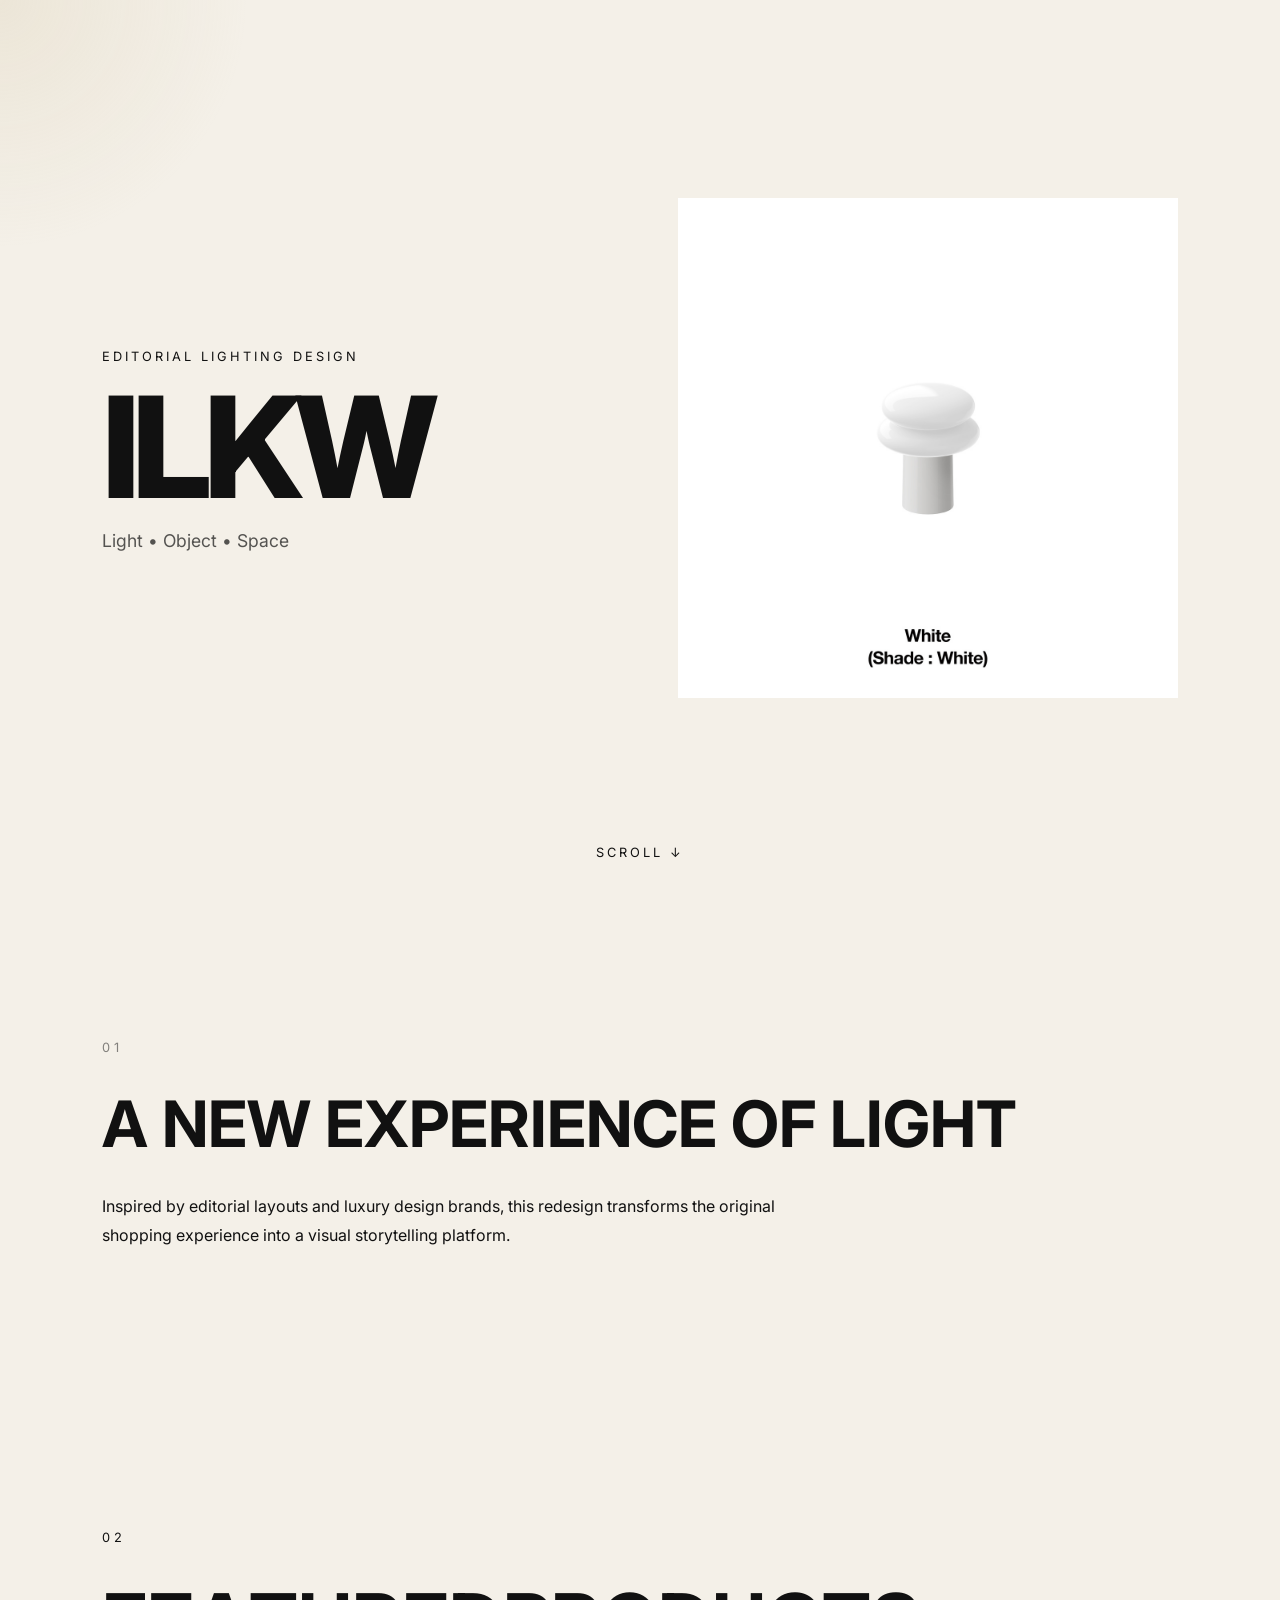
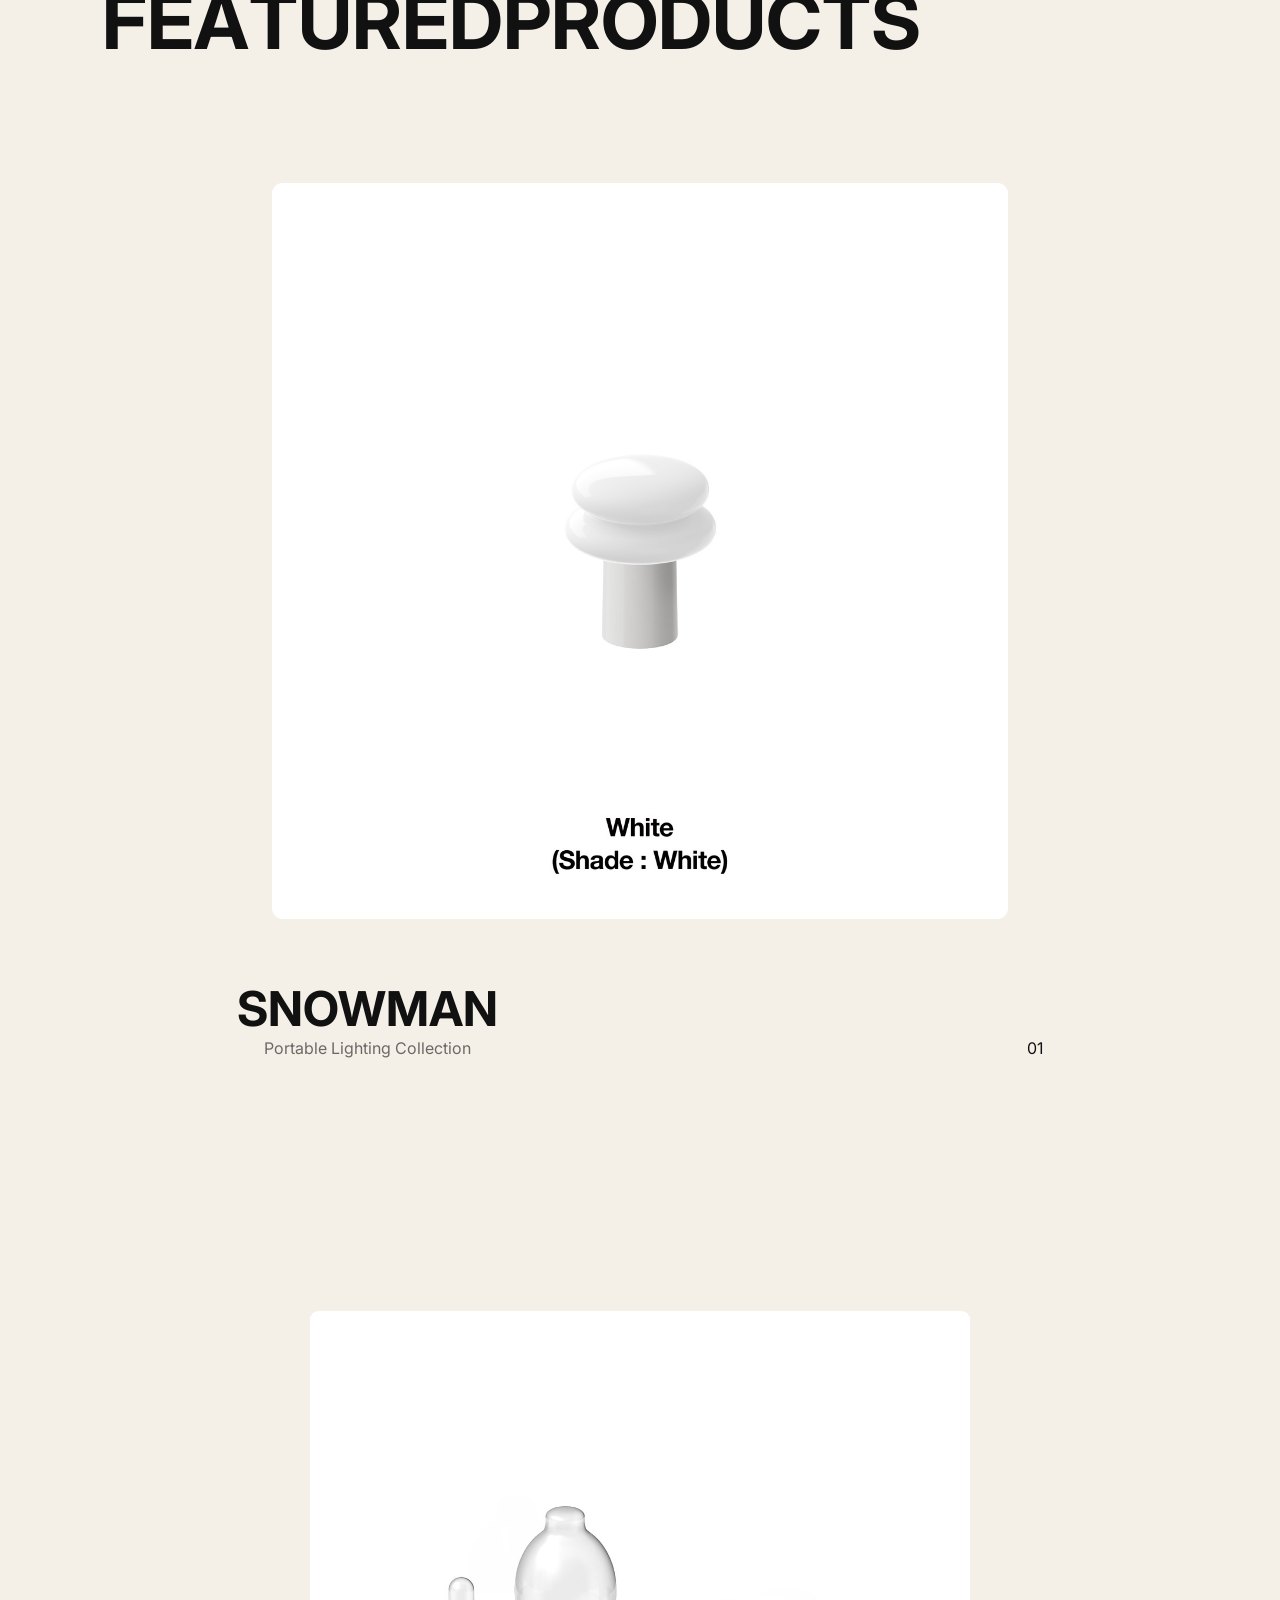
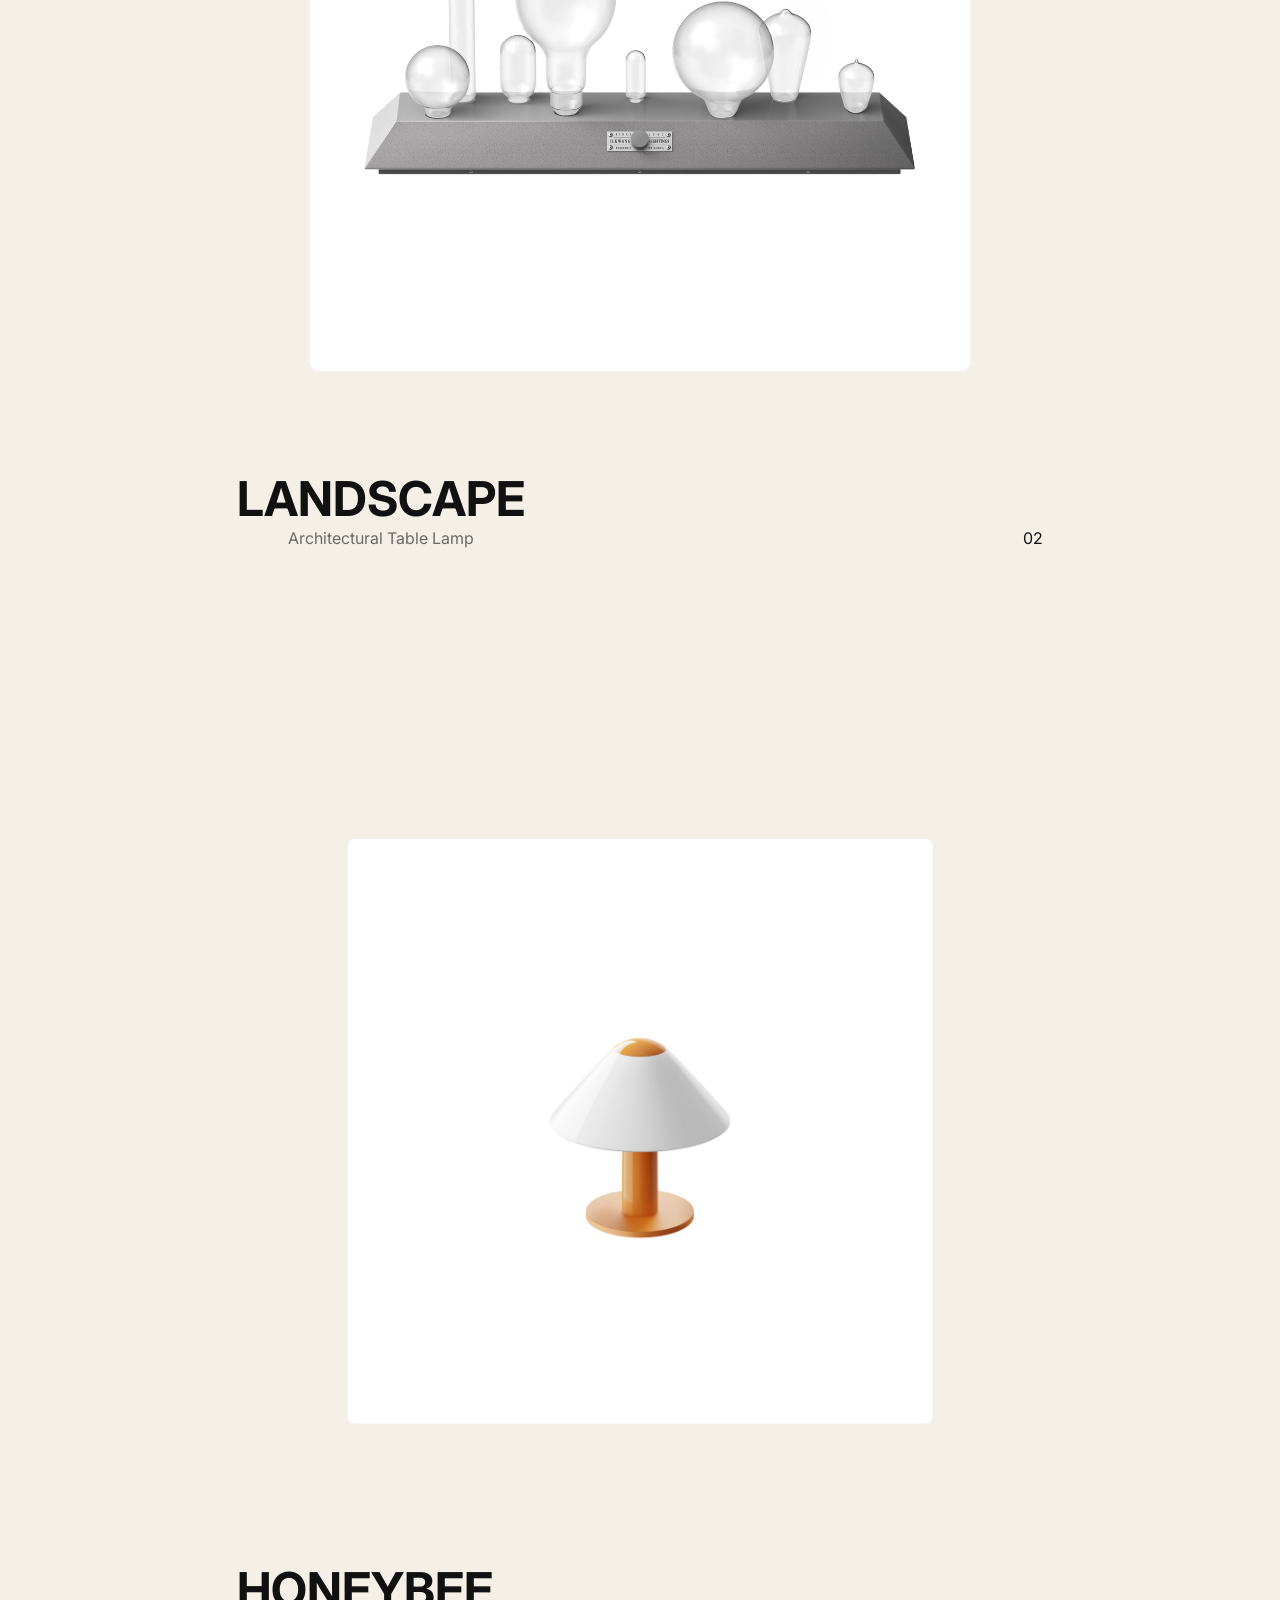
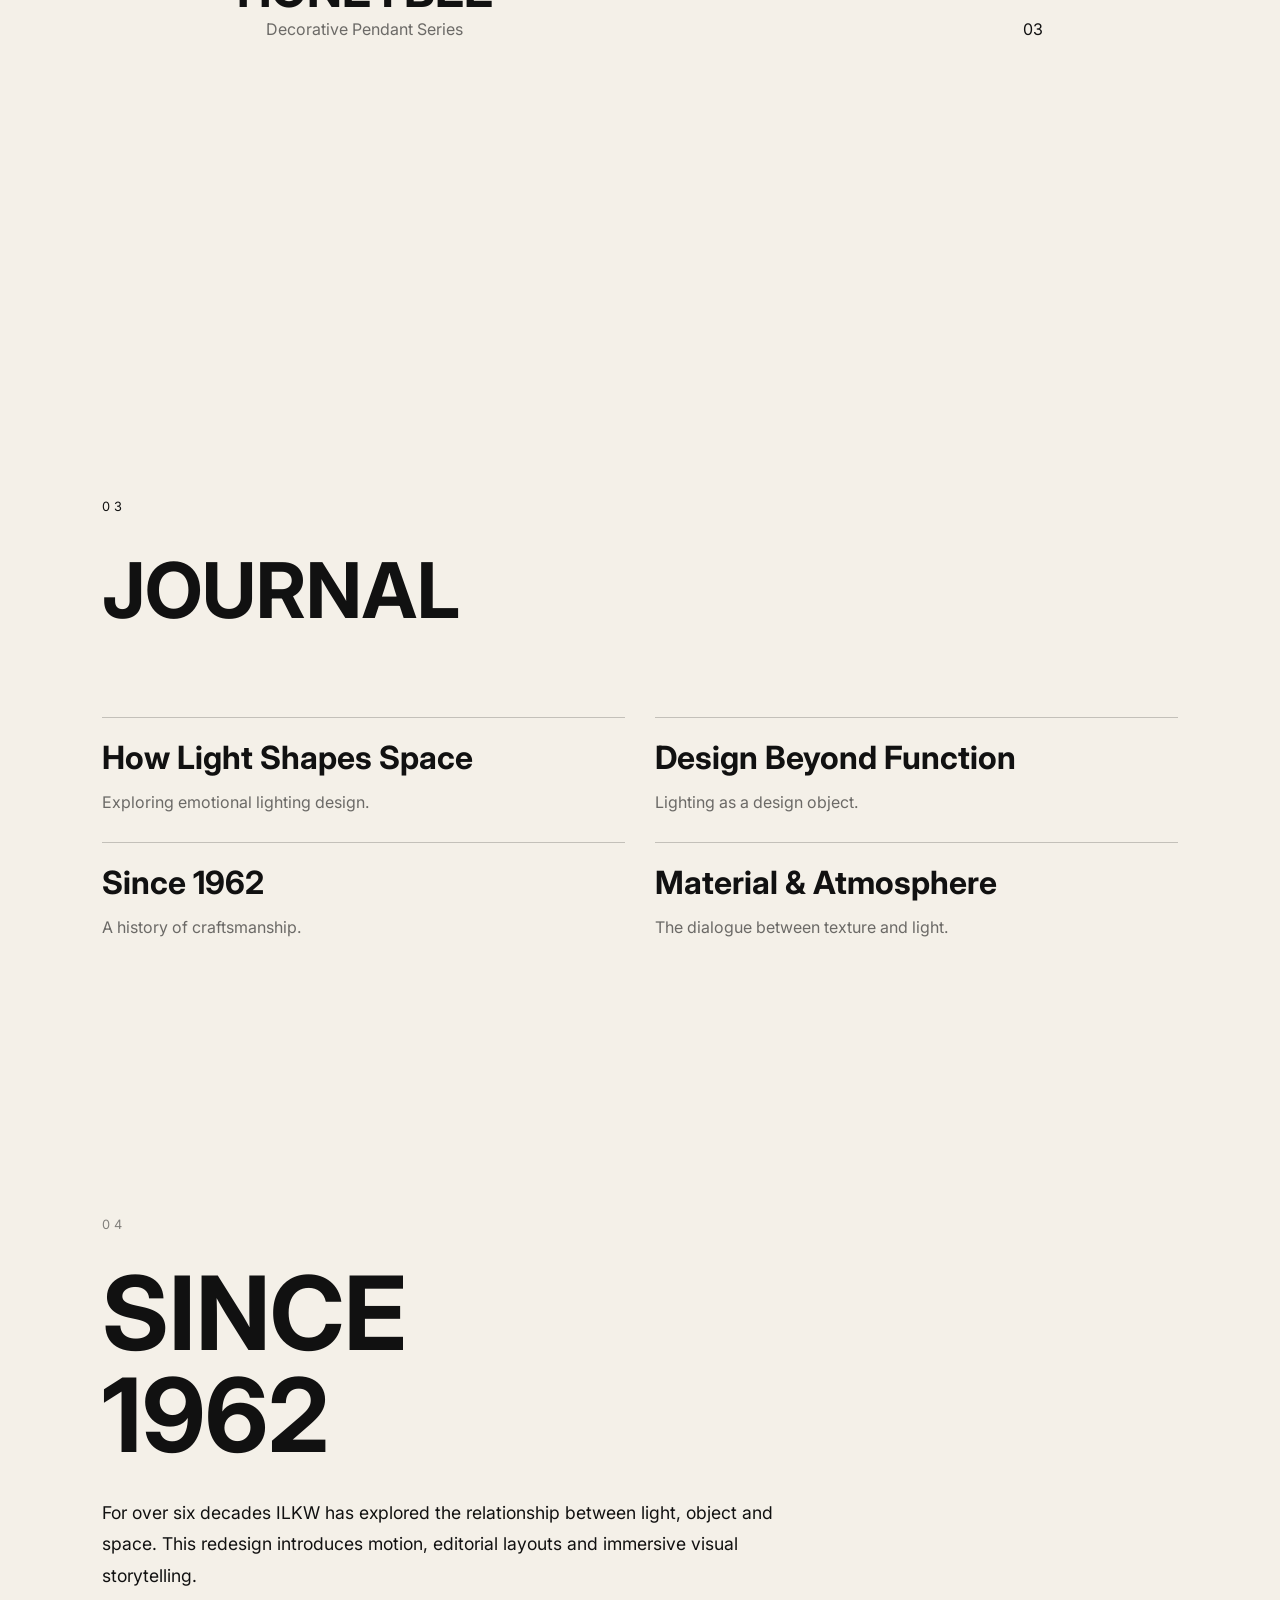
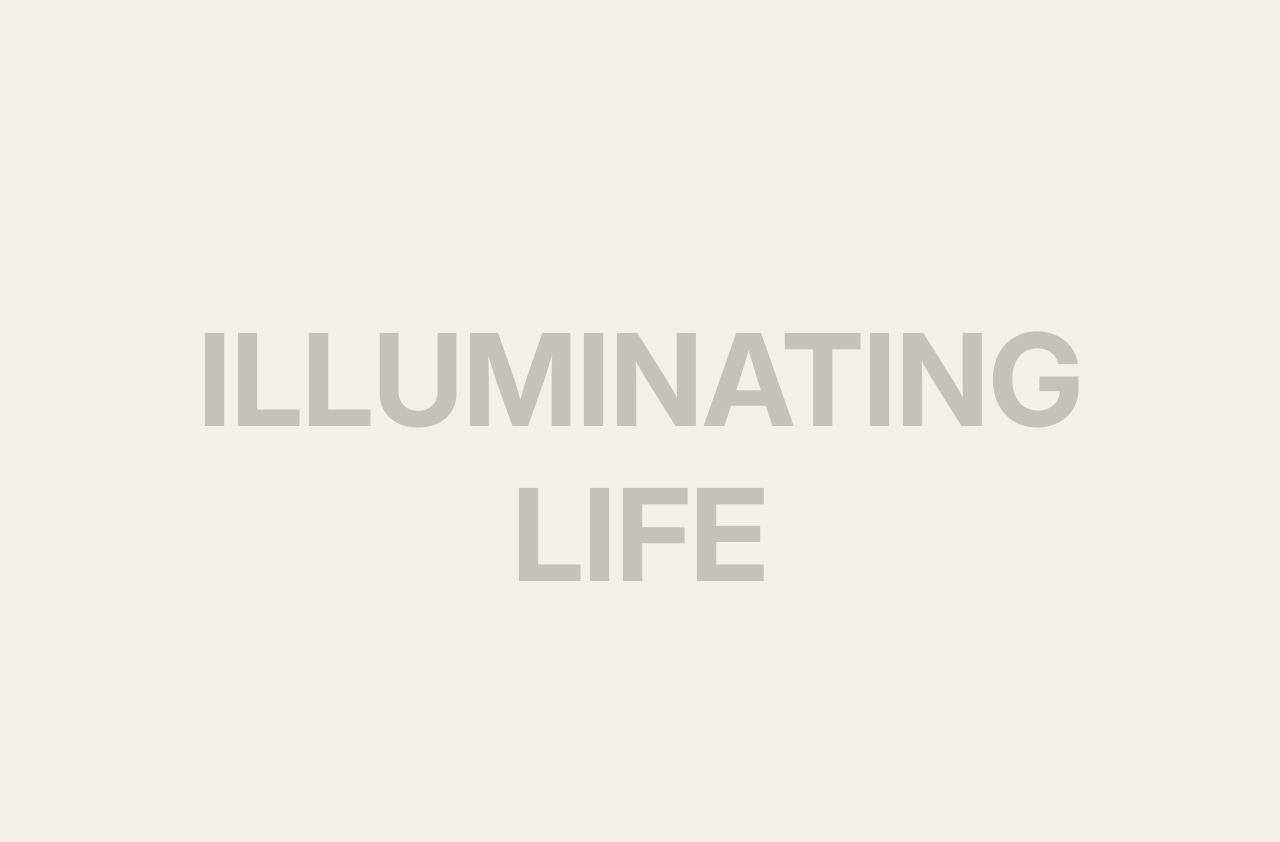
<file: index.html>
<!DOCTYPE html>
<html lang="ko">
<head>
<meta charset="UTF-8">
<meta name="viewport" content="width=device-width, initial-scale=1.0">

<title>ILKW Reimagined</title>

<link rel="preconnect" href="https://fonts.googleapis.com">
<link href="https://fonts.googleapis.com/css2?family=Inter:wght@300;400;500;700;800&display=swap" rel="stylesheet">

<link rel="stylesheet" href="style.css">
</head>

<body>

<div class="light"></div>

<header class="hero">

<div class="hero-left">

<div class="hero-label">
EDITORIAL LIGHTING DESIGN
</div>

<h1 class="hero-title">
ILKW
</h1>

<p class="hero-desc">
Light • Object • Space
</p>

</div>

<div class="hero-right">
<a href="snowman.html">
    

<img src="무제 폴더/SNOWMAN8_PT_04_White_W.jpg">


</a>
</div>

<div class="scroll-indicator">
SCROLL ↓
</div>

</header>

<section class="intro reveal">

<div class="section-number">01</div>

<h2>
A NEW EXPERIENCE OF LIGHT
</h2>

<p>
Inspired by editorial layouts and luxury design brands,
this redesign transforms the original shopping experience
into a visual storytelling platform.
</p>

</section>

<section class="products">

<div class="section-number reveal">02</div>

<h2 class="section-title split">
FEATURED PRODUCTS
</h2>

<article class="product reveal">

<a href="snowman.html">

<img src="무제 폴더/SNOWMAN8_PT_04_White_W.jpg">

</a>

<div class="product-info">

<div>

<h3>SNOWMAN</h3>

<p>
Portable Lighting Collection
</p>

</div>

<div>
01
</div>

</div>

</article>

<article class="product reveal">

<a href="landscape.html">

<a href="landscape.html">

<img src="무제 폴더/LANDSCAPE68_Table-Stand_01_Industrial-Gray.jpg">

</a>

</a>

<div class="product-info">

<div>

<h3>LANDSCAPE</h3>

<p>
Architectural Table Lamp
</p>

</div>

<div>
02
</div>

</div>

</article>

<article class="product reveal">

<a href="honeybee.html">

<a href="honeybee.html">

<img src="무제 폴더/HONEYBEE18_PSTangerineWhite.jpg">

</a>

</a>

<div class="product-info">

<div>

<h3>HONEYBEE</h3>

<p>
Decorative Pendant Series
</p>

</div>

<div>
03
</div>

</div>

</article>

</section>

<section class="journal">

<div class="section-number reveal">
03
</div>

<h2 class="section-title reveal">
JOURNAL
</h2>

<div class="journal-grid">

<div class="journal-item reveal">
<h3>How Light Shapes Space</h3>
<p>Exploring emotional lighting design.</p>
</div>

<div class="journal-item reveal">
<h3>Design Beyond Function</h3>
<p>Lighting as a design object.</p>
</div>

<div class="journal-item reveal">
<h3>Since 1962</h3>
<p>A history of craftsmanship.</p>
</div>

<div class="journal-item reveal">
<h3>Material & Atmosphere</h3>
<p>The dialogue between texture and light.</p>
</div>

</div>

</section>

<section class="about reveal">

<div class="section-number">
04
</div>

<h2>
SINCE<br>1962
</h2>

<p>
For over six decades ILKW has explored the relationship
between light, object and space.
This redesign introduces motion, editorial layouts and
immersive visual storytelling.
</p>

</section>

<footer>

<h1>
ILLUMINATING LIFE
</h1>

</footer>

<script src="script.js"></script>

</body>
</html>
</file>
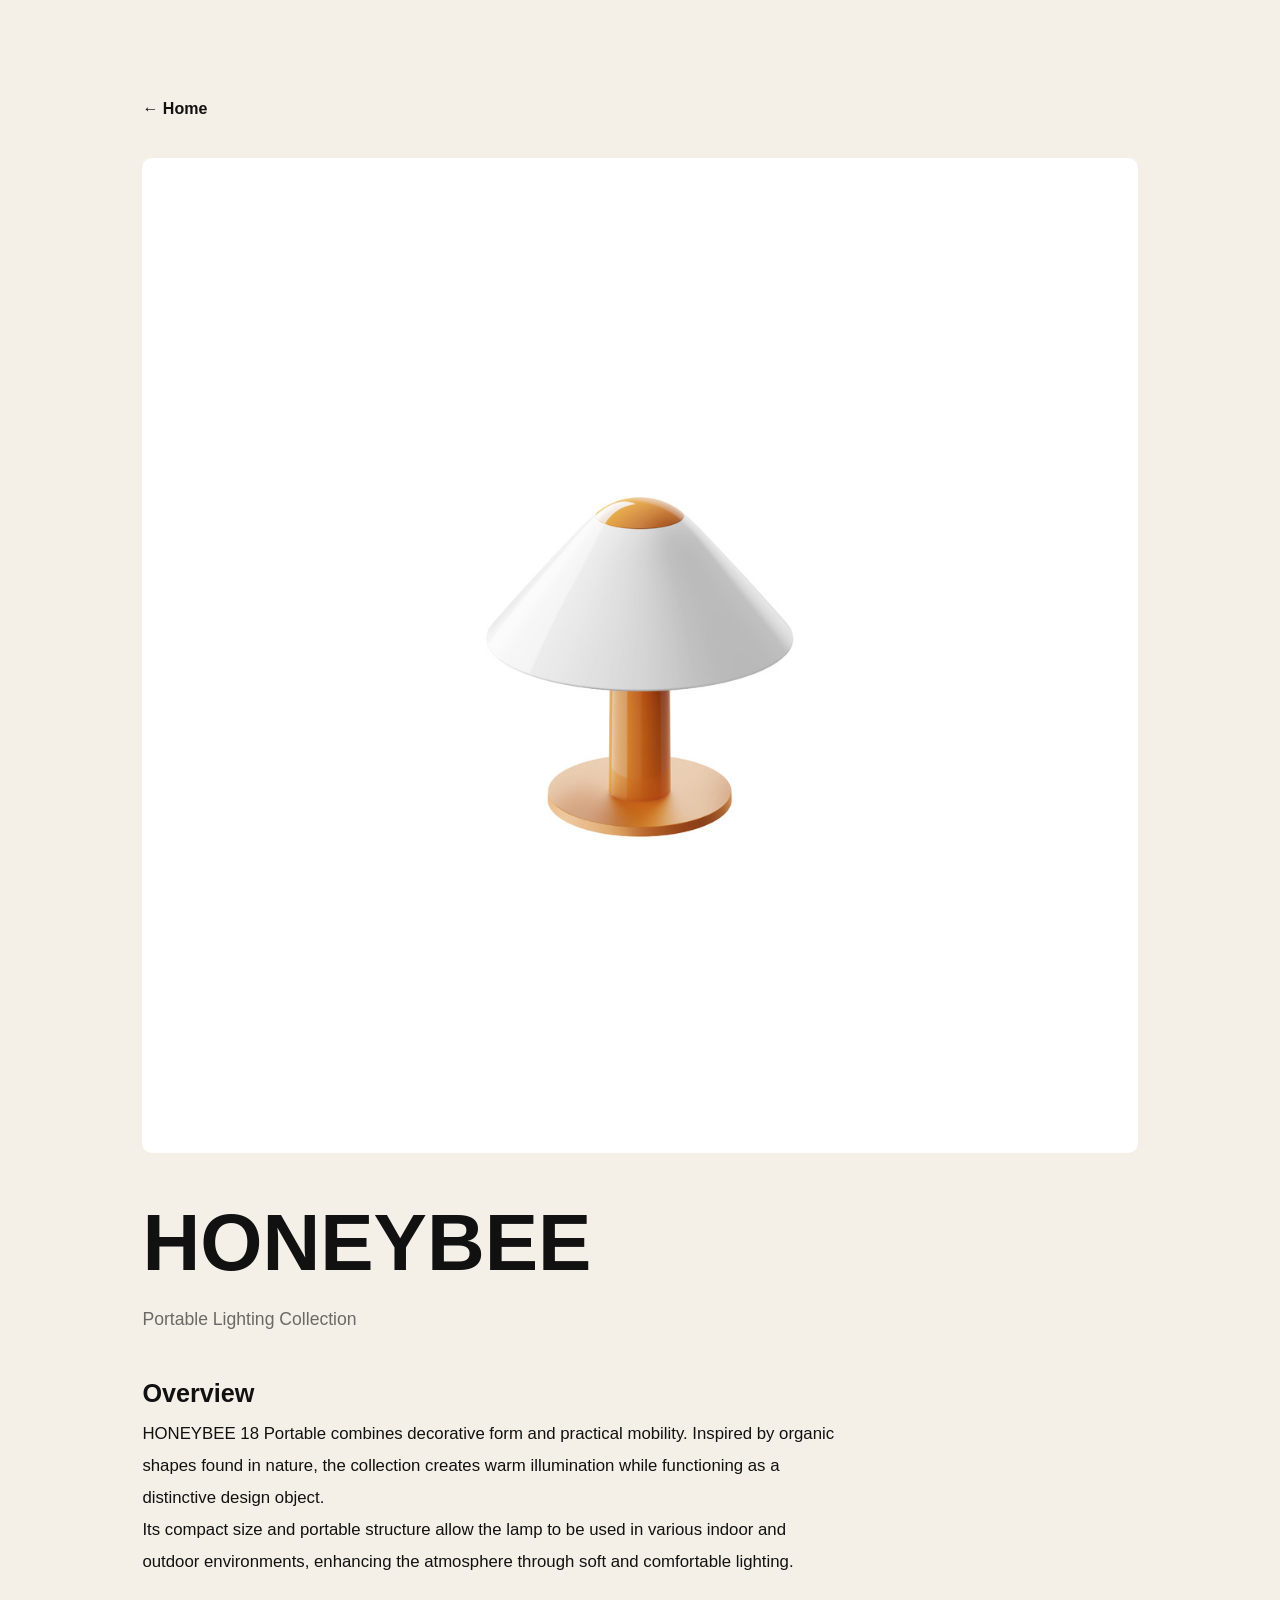
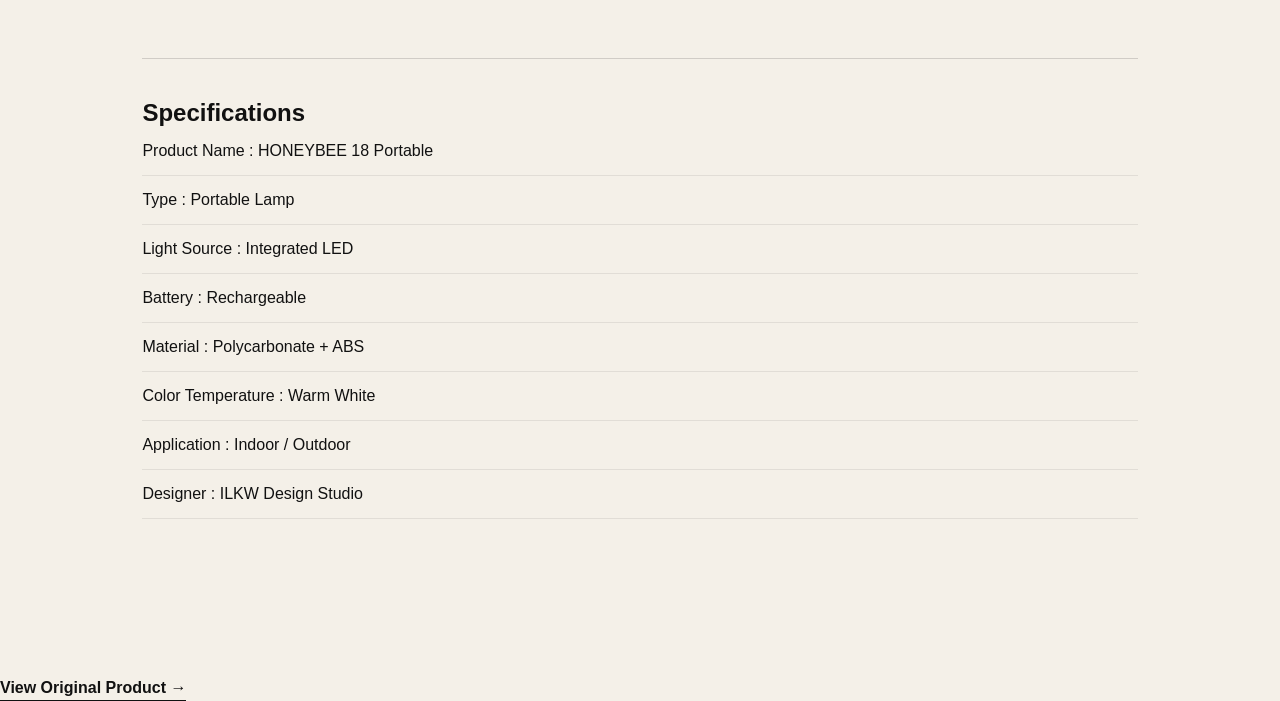
<file: honeybee.html>
<!DOCTYPE html>
<html>

<head>

<meta charset="UTF-8">

<title>HONEYBEE</title>

<link rel="stylesheet" href="style.css">

</head>

<body>

<div class="detail-page">

<a href="index.html">
← Home
</a>

<img src="무제 폴더/HONEYBEE18_PSTangerineWhite.jpg">

<h1>HONEYBEE</h1>

<p class="sub">
Portable Lighting Collection
</p>

<div class="description">

<h2>Overview</h2>

<p>
HONEYBEE 18 Portable combines decorative form and practical
mobility. Inspired by organic shapes found in nature, the
collection creates warm illumination while functioning as a
distinctive design object.
</p>

<p>
Its compact size and portable structure allow the lamp to be
used in various indoor and outdoor environments, enhancing
the atmosphere through soft and comfortable lighting.
</p>

</div>

<div class="specs">

<h2>Specifications</h2>

<ul>

<li>Product Name : HONEYBEE 18 Portable</li>

<li>Type : Portable Lamp</li>

<li>Light Source : Integrated LED</li>

<li>Battery : Rechargeable</li>

<li>Material : Polycarbonate + ABS</li>

<li>Color Temperature : Warm White</li>

<li>Application : Indoor / Outdoor</li>

<li>Designer : ILKW Design Studio</li>

</ul>

</div>

</div>

</body>

</html>
<div class="official-link">

<a href="https://ilkwdesign.com/HONEYBEE18-Portable" target="_blank">

View Original Product →

</a>

</div>
</file>
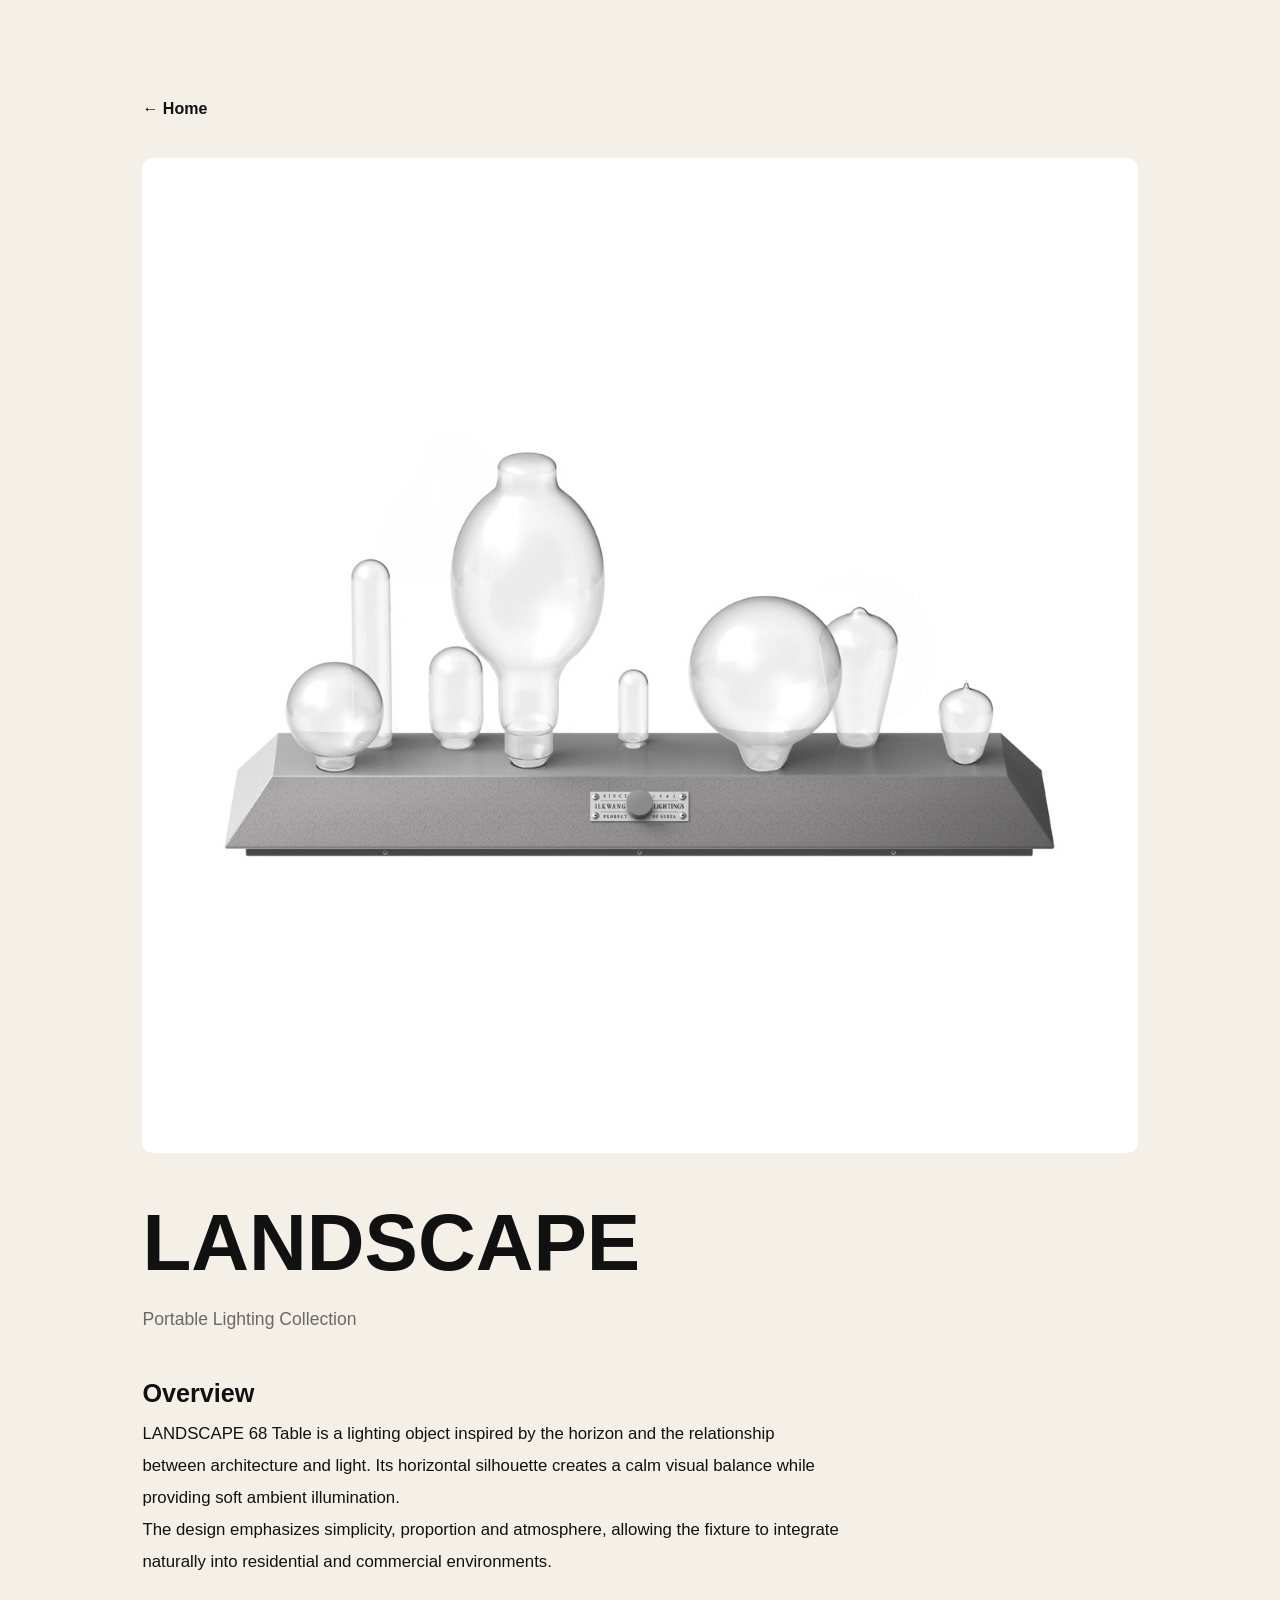
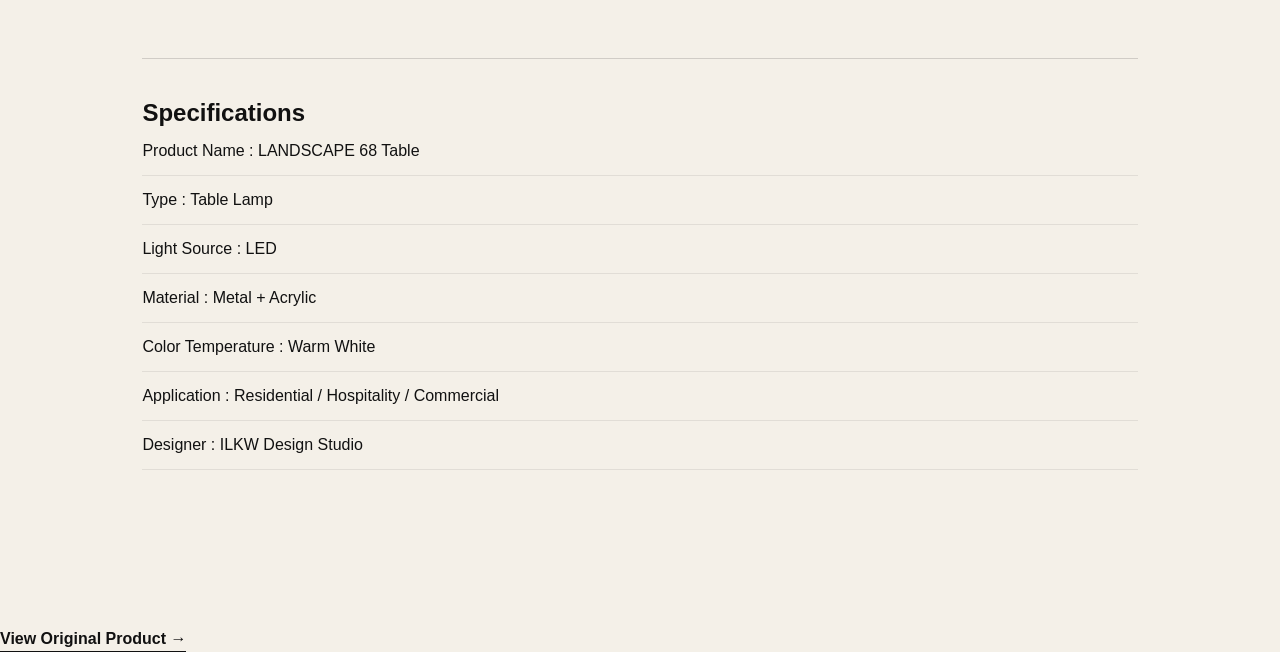
<file: landscape.html>
<!DOCTYPE html>
<html>

<head>

<meta charset="UTF-8">

<title>LANDSCAPE</title>

<link rel="stylesheet" href="style.css">

</head>

<body>

<div class="detail-page">

<a href="index.html">
← Home
</a>

<img src="무제 폴더/LANDSCAPE68_Table-Stand_01_Industrial-Gray.jpg">

<h1>LANDSCAPE</h1>

<p class="sub">
Portable Lighting Collection
</p>

<div class="description">

<h2>Overview</h2>

<p>
LANDSCAPE 68 Table is a lighting object inspired by the
horizon and the relationship between architecture and light.
Its horizontal silhouette creates a calm visual balance while
providing soft ambient illumination.
</p>

<p>
The design emphasizes simplicity, proportion and atmosphere,
allowing the fixture to integrate naturally into residential
and commercial environments.
</p>

</div>

<div class="specs">

<h2>Specifications</h2>

<ul>

<li>Product Name : LANDSCAPE 68 Table</li>

<li>Type : Table Lamp</li>

<li>Light Source : LED</li>

<li>Material : Metal + Acrylic</li>

<li>Color Temperature : Warm White</li>

<li>Application : Residential / Hospitality / Commercial</li>

<li>Designer : ILKW Design Studio</li>

</ul>

</div>

</div>

</body>

</html>
<div class="official-link">

<a href="https://ilkwdesign.com/LANDSCAPE68-Table" target="_blank">

View Original Product →

</a>

</div>
</file>
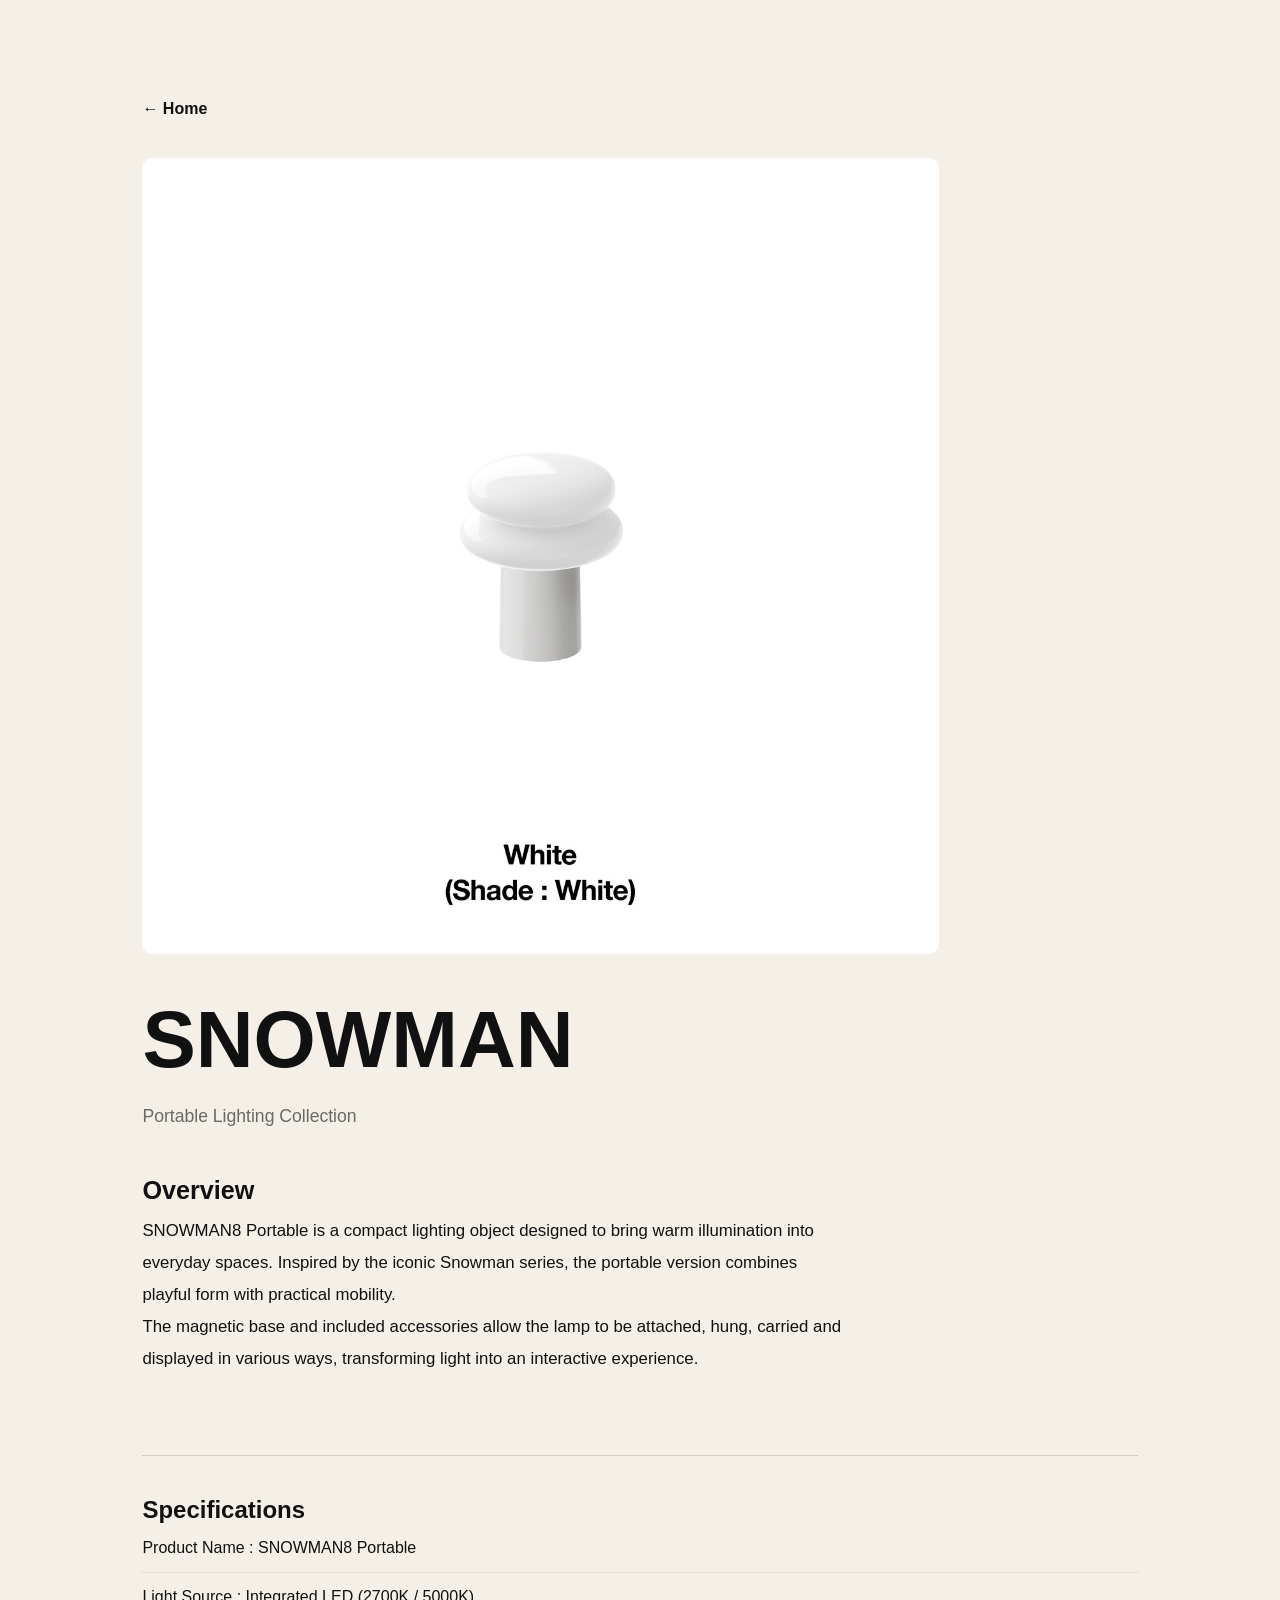
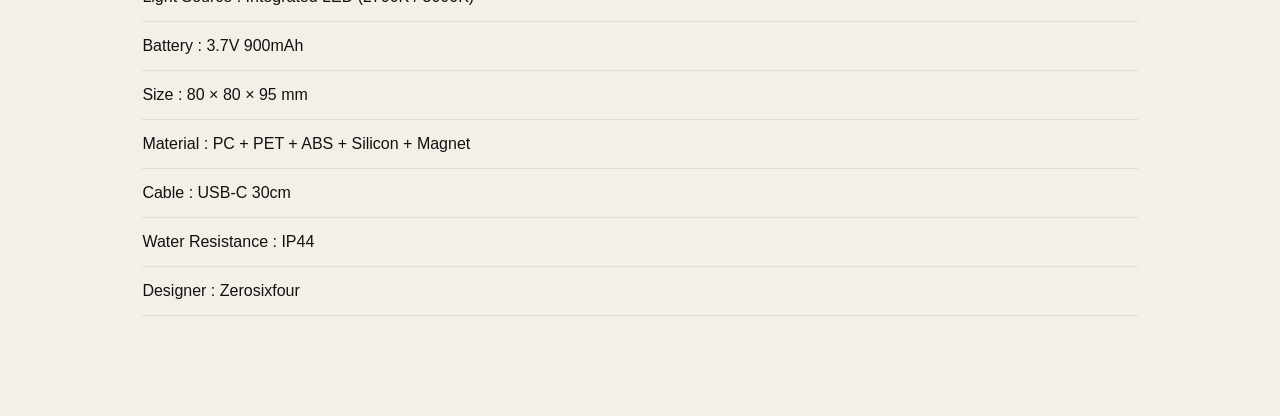
<file: snowman.html>
<!DOCTYPE html>
<html>

<head>

<meta charset="UTF-8">

<title>SNOWMAN</title>

<link rel="stylesheet" href="style.css">

</head>

<body>

<div class="detail-page">

<a href="index.html">
← Home
</a>

<img src="무제 폴더/SNOWMAN8_PT_04_White_W.jpg" class="detail-image">

<h1>SNOWMAN</h1>

<p class="sub">
Portable Lighting Collection
</p>

<div class="description">

<h2>Overview</h2>

<p>
SNOWMAN8 Portable is a compact lighting object designed to
bring warm illumination into everyday spaces.
Inspired by the iconic Snowman series, the portable version
combines playful form with practical mobility.
</p>

<p>
The magnetic base and included accessories allow the lamp
to be attached, hung, carried and displayed in various ways,
transforming light into an interactive experience.
</p>

</div>

<div class="specs">

<h2>Specifications</h2>

<ul>

<li>Product Name : SNOWMAN8 Portable</li>

<li>Light Source : Integrated LED (2700K / 5000K)</li>

<li>Battery : 3.7V 900mAh</li>

<li>Size : 80 × 80 × 95 mm</li>

<li>Material : PC + PET + ABS + Silicon + Magnet</li>

<li>Cable : USB-C 30cm</li>

<li>Water Resistance : IP44</li>

<li>Designer : Zerosixfour</li>

</ul>

</div>

</div>

</body>

</html>
</file>
<file: style.css>
*{
margin:0;
padding:0;
box-sizing:border-box;
}

html{
scroll-behavior:smooth;
}

body{
font-family:'Inter',sans-serif;
background:#f4f0e8;
color:#111;
overflow-x:hidden;
}

.light{
position:fixed;
width:500px;
height:500px;
background:
radial-gradient(circle,
rgba(214,200,168,.25),
transparent 70%);
pointer-events:none;
transform:translate(-50%,-50%);
z-index:0;
}

.hero{
min-height:100vh;
display:flex;
align-items:center;
justify-content:space-between;
padding:0 8%;
position:relative;
z-index:1;
}

.hero-left{
max-width:600px;
}

.hero-label{
font-size:.8rem;
letter-spacing:3px;
margin-bottom:20px;
}

.hero-title{
font-size:11vw;
line-height:.9;
font-weight:800;
letter-spacing:-8px;
}

.hero-desc{
margin-top:20px;
font-size:1.1rem;
opacity:.7;
}

.hero-right img{
width:500px;
max-width:100%;
}

section{
padding:140px 8%;
position:relative;
z-index:1;
}

.section-number{
font-size:.8rem;
letter-spacing:4px;
margin-bottom:30px;
opacity:.5;
}

.section-title{
font-size:6vw;
margin-bottom:80px;
}

.intro h2{
font-size:5vw;
margin-bottom:30px;
}

.intro p{
max-width:700px;
line-height:1.8;
}

.product{
margin-bottom:180px;
}

.product img{

width:75%;

display:block;

margin:auto;

border-radius:12px;

transition:1s;

}

.product:hover img{
transform:scale(1.03);
}

.product-info{
margin-top:25px;
display:flex;
justify-content:space-between;
align-items:end;
}

.product-info h3{
font-size:3rem;
}

.product-info p{
opacity:.6;
}

.journal-grid{
display:grid;
grid-template-columns:1fr 1fr;
gap:30px;
}

.journal-item{
border-top:1px solid rgba(0,0,0,.2);
padding-top:20px;
}

.journal-item h3{
font-size:2rem;
margin-bottom:15px;
}

.journal-item p{
opacity:.6;
}

.about h2{
font-size:8vw;
line-height:1;
margin-bottom:30px;
}

.about p{
max-width:700px;
line-height:1.8;
font-size:1.1rem;
}

footer{
padding:200px 8%;
text-align:center;
}

footer h1{
font-size:10vw;
opacity:.15;
}

.reveal{
opacity:0;
transform:translateY(80px);
transition:1s;
}

.reveal.active{
opacity:1;
transform:translateY(0);
}

@media(max-width:900px){

.hero{
flex-direction:column;
justify-content:center;
gap:50px;
text-align:center;
}

.journal-grid{
grid-template-columns:1fr;
}

.product-info{
flex-direction:column;
align-items:flex-start;
gap:10px;
}

}
.detail-page{

max-width:1200px;

margin:auto;

padding:120px 8%;

}

.detail-page a{

text-decoration:none;

color:#111;

font-size:1rem;

}

.detail-page img{

width:100%;

margin:60px 0;

border-radius:10px;

}

.detail-page h1{

font-size:6vw;

margin-bottom:20px;

}

.sub{

font-size:1.2rem;

opacity:.6;

margin-bottom:50px;

}

.description{

max-width:700px;

line-height:1.8;

margin-bottom:80px;

}

.specs{

border-top:1px solid rgba(0,0,0,.2);

padding-top:40px;

}

.specs ul{

list-style:none;

}

.specs li{

padding:12px 0;

border-bottom:1px solid rgba(0,0,0,.08);

}
.detail-page{

max-width:1200px;

margin:auto;

padding:120px 8%;

}

.detail-page a{

text-decoration:none;

color:#111;

font-weight:600;

}

.detail-page img{

width:100%;

border-radius:12px;

margin:50px 0;

}

.detail-page h1{

font-size:6vw;

margin-bottom:15px;

}

.sub{

font-size:1.1rem;

opacity:.6;

margin-bottom:40px;

}

.description{

max-width:800px;

line-height:1.9;

margin-bottom:80px;

}

.specs{

margin-top:80px;

border-top:1px solid rgba(0,0,0,.15);

padding-top:40px;

}

.specs ul{

list-style:none;

padding:0;

}

.specs li{

padding:15px 0;

border-bottom:1px solid rgba(0,0,0,.08);

}

.related{

margin-top:120px;

}

.related-grid{

display:grid;

grid-template-columns:1fr 1fr;

gap:30px;

margin-top:30px;

}

.related-card img{

width:100%;

border-radius:10px;

}

.related-card h3{

margin-top:15px;

}
.detail-page{

max-width:1200px;

margin:auto;

padding:100px 8%;

}

.detail-page img{

width:100%;

margin:40px 0;

border-radius:10px;

}

.detail-page h1{

font-size:5rem;

margin-bottom:20px;

}

.sub{

opacity:.6;

margin-bottom:40px;

}

.description{

line-height:1.8;

max-width:700px;

}
.split span{

display:inline-block;

transition:.4s;

}

.split:hover span{

transform:translateY(-10px);

}
footer h1{

font-size:10vw;
opacity:.05;
transition:1s;

}
.scroll-indicator{

position:absolute;
bottom:40px;
left:50%;

transform:translateX(-50%);

animation:bounce 2s infinite;

font-size:.8rem;

letter-spacing:3px;

}

@keyframes bounce{

0%,100%{
transform:translateX(-50%) translateY(0);
}

50%{
transform:translateX(-50%) translateY(10px);
}

}

.product{

text-align:center;

}
.product-info{

max-width:75%;

margin:25px auto 0 auto;

}
.detail-gallery{

margin-top:120px;

}

.gallery-grid{

display:grid;

grid-template-columns:repeat(3,1fr);

gap:20px;

margin-top:30px;

}

.gallery-grid img{

width:100%;

border-radius:10px;

transition:.6s;

}

.gallery-grid img:hover{

transform:scale(1.05);

}
.product-detail-title{

font-size:5rem;

font-weight:800;

margin-top:40px;

}

.product-detail-sub{

font-size:1.2rem;

opacity:.6;

margin-bottom:40px;

}

.description{

max-width:700px;

line-height:1.9;

font-size:1.05rem;

margin-bottom:80px;

}
.detail-image{

width:80% !important;

display:block;

margin:60px auto;

}
.official-link{

margin-top:60px;

}

.official-link a{

font-size:1rem;

font-weight:600;

text-decoration:none;

color:#111;

border-bottom:1px solid #111;

padding-bottom:4px;

transition:.3s;

}

.official-link a:hover{

letter-spacing:2px;

}
</file>
